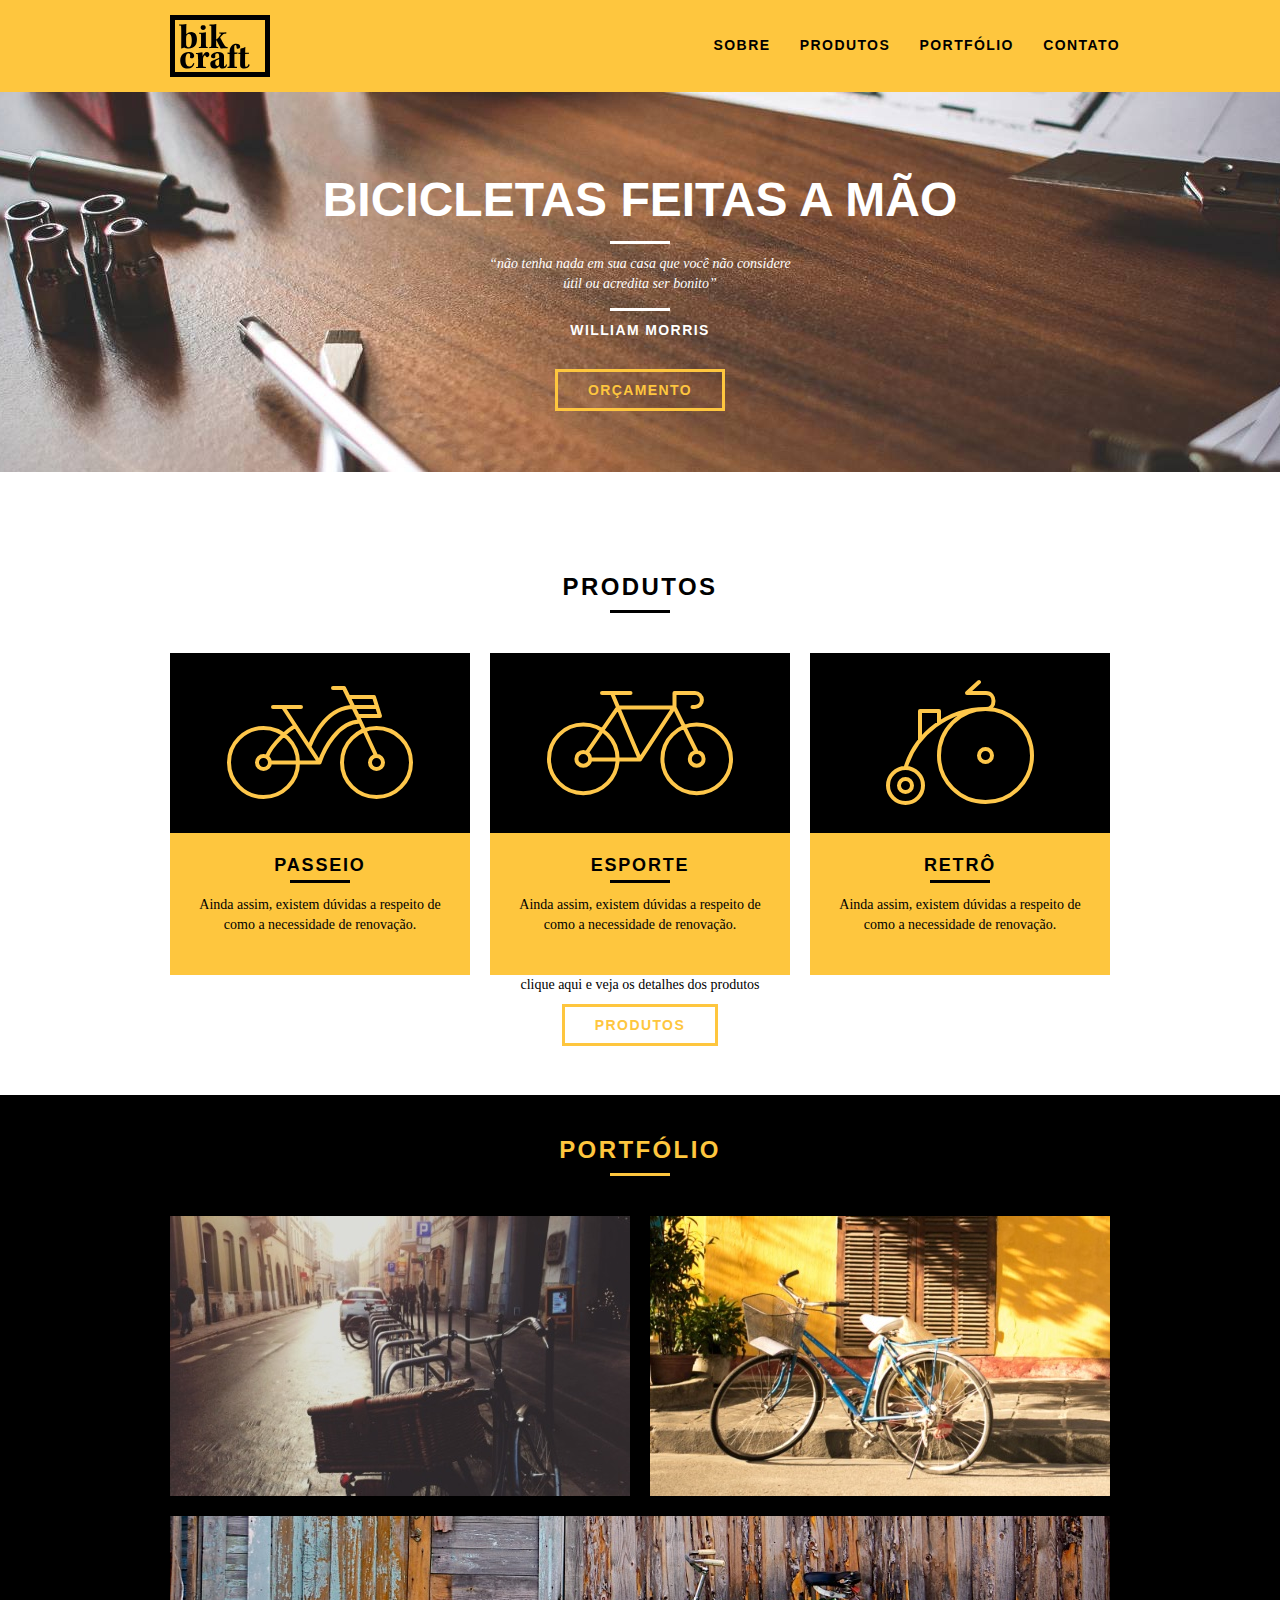
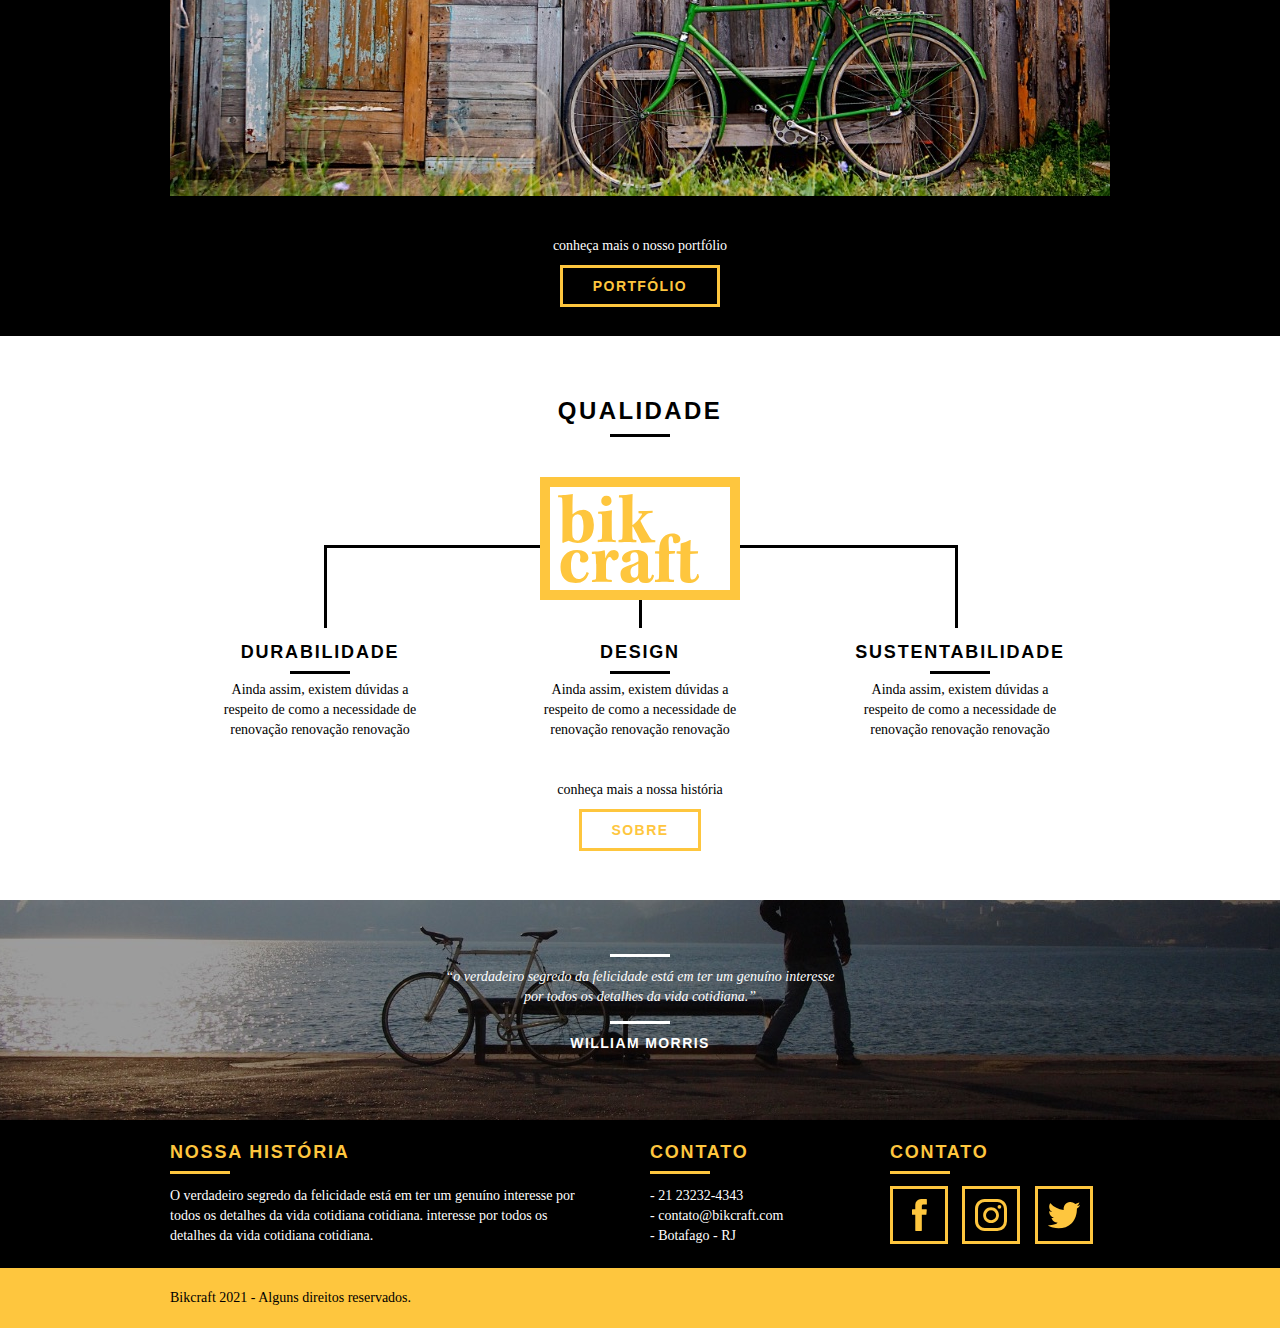
<file: index.html>
<!DOCTYPE html>
<html lang="pt-br">
<head>
  <meta charset="utf-8">
  <title>Bikcraft</title>
  <link rel="stylesheet" href="css\normalize.css">
  <link rel="stylesheet" href="css\reset.css">
  <link rel="stylesheet" href="css\grid.css">
  <link rel="stylesheet" href="css\style.css">

</head>

<body>
  <header class="header">
    <div class="container"> 
      <a href="index.html" class="grid-4">
           <img src="img\bikcraft.svg">
    </a>
      <nav class="header_menu" class="grid-12">
          <ul>
             <li><a href="sobre.html">Sobre</a></li>
             <li><a href="produtos.html">Produtos</a></li>          
            <li><a href="portfolio.html">Portfólio</a></li>
            <li><a href="contato..html">contato</a></li>
        </ul>
      </nav>
    </div>
  </header>
  
  <section class="introducao">
    <div class="container">
      <h1>Bicicletas Feitas a Mão</h1>
      <blockquote class="quote-externo">
        <p>“não tenha nada em sua casa que você não considere útil ou acredita ser bonito”</p>
        <cite>WILLIAM MORRIS</cite>
      </blockquote>
      <a href="produtos.html" class="btn">Orçamento</a>
    </div>
  </section>

  <div class="call"><section class="produtos container">
    <h2 class="subtitulo">Produtos</h2>
    <ul class="produtos_lista">

      <li class="grid-1-3">
        <div class="produtos_icone">
          <img src="img/produtos/passeio.svg" alt="Bikcraft Passeio">
        </div>
        <h3>Passeio</h3>
        <p>Ainda assim, existem dúvidas a respeito de como a necessidade de renovação.</p>
      </li>

      <li class="grid-1-3">
        <div class="produtos_icone">
          <img src="img/produtos/esporte.svg" alt="Bikcraft Passeio">
        </div>
        <h3>Esporte</h3>
        <p>Ainda assim, existem dúvidas a respeito de como a necessidade de renovação.</p>
      </li>

      <li class="grid-1-3">
        <div class="produtos_icone">
          <img src="img/produtos/retro.svg" alt="Bikcraft Passeio">
        </div>
        <h3>Retrô</h3>
        <p>Ainda assim, existem dúvidas a respeito de como a necessidade de renovação.</p>
      </li>
      <p>clique aqui e veja os detalhes dos produtos</p>
      <a href="produtos.html" class="btn btn-preto">Produtos</a>
    </div>

  </section>

  <section class="portfolio">
    <div class="container">
      <h2 class="subtitulo">Portfólio</h2>
      <ul class="portfolio_lista">
        <li class="grid-8"><img src="img/portfolio/retro.jpg" alt="Bicicleta Retrô"></li>
        <li class="grid-8"><img src="img/portfolio/passeio.jpg" alt="Bicicleta Passeio"></li>
        <li class="grid-16"><img src="img/portfolio/esporte.jpg" alt="Bicicleta Esporte"></li>
      </ul>
      <div class="call">
        <p>conheça mais o nosso portfólio</p>
        <a href="portfolio.html" class="btn">Portfólio</a>
      </div>
    </div>
  </section>

  <section class="qualidade container">
    <h2 class="subtitulo">Qualidade</h2>
    <img src="img/bikcraft-qualidade.svg" alt="Bikcraft">
    <ul class="qualidade_lista">
      <li class="grid-1-3">
        <h3>Durabilidade</h3>
        <p>Ainda assim, existem dúvidas a respeito de como a necessidade de renovação renovação renovação</p>
      </li>
      <li class="grid-1-3">
        <h3>Design</h3>
        <p>Ainda assim, existem dúvidas a respeito de como a necessidade de renovação renovação renovação</p>
      </li>
      <li class="grid-1-3">
        <h3>Sustentabilidade</h3>
        <p>Ainda assim, existem dúvidas a respeito de como a necessidade de renovação renovação renovação</p>
      </li>
    </ul>
    <div class="call">
      <p>conheça mais a nossa história</p>
      <a href="sobre.html" class="btn btn-preto">Sobre</a>
    </div>
  </section>

  <section class="quebra">
    <blockquote class="quote-externo container">
      <p>“o verdadeiro segredo da felicidade está em ter um genuíno interesse por todos os detalhes da vida cotidiana.”</p>
      <cite>WILLIAM MORRIS</cite>
    </blockquote>
  </section>



  <footer>
    <div class="footer">
      <div class="container">

        <div class="grid-8 footer_historia">
          <h3>Nossa História</h3>
          <p>O verdadeiro segredo da felicidade está em ter um genuíno interesse por todos os detalhes da vida cotidiana cotidiana. interesse por todos os detalhes da vida cotidiana cotidiana.</p>
        </div>

        <div class="grid-4 footer_contato">
          <h3>Contato</h3>
          <ul>
            <li>- 21 23232-4343</li>
            <li>- contato@bikcraft.com</li>
            <li>- Botafago - RJ</li>
          </ul>
        </div>

        <div class="grid-4 footer_redes">
          <h3>Contato</h3>
          <ul>
            <li><a href="http://facebook.com" target="_blank"><img src="img/redes-sociais/facebook.svg"></a></li>
            <li><a href="http://instagram.com" target="_blank"><img src="img/redes-sociais/instagram.svg"></a></li>
            <li><a href="http://twitter.com" target="_blank"><img src="img/redes-sociais/twitter.svg"></a></li>
          </ul>
        </div>

      </div>
    </div>

    <div class="copy">
      <div class="container">
        <p class="grid-16">Bikcraft 2021 - Alguns direitos reservados.</p>
      </div>
    </div>
  </footer>
</body>
</html>
</file>
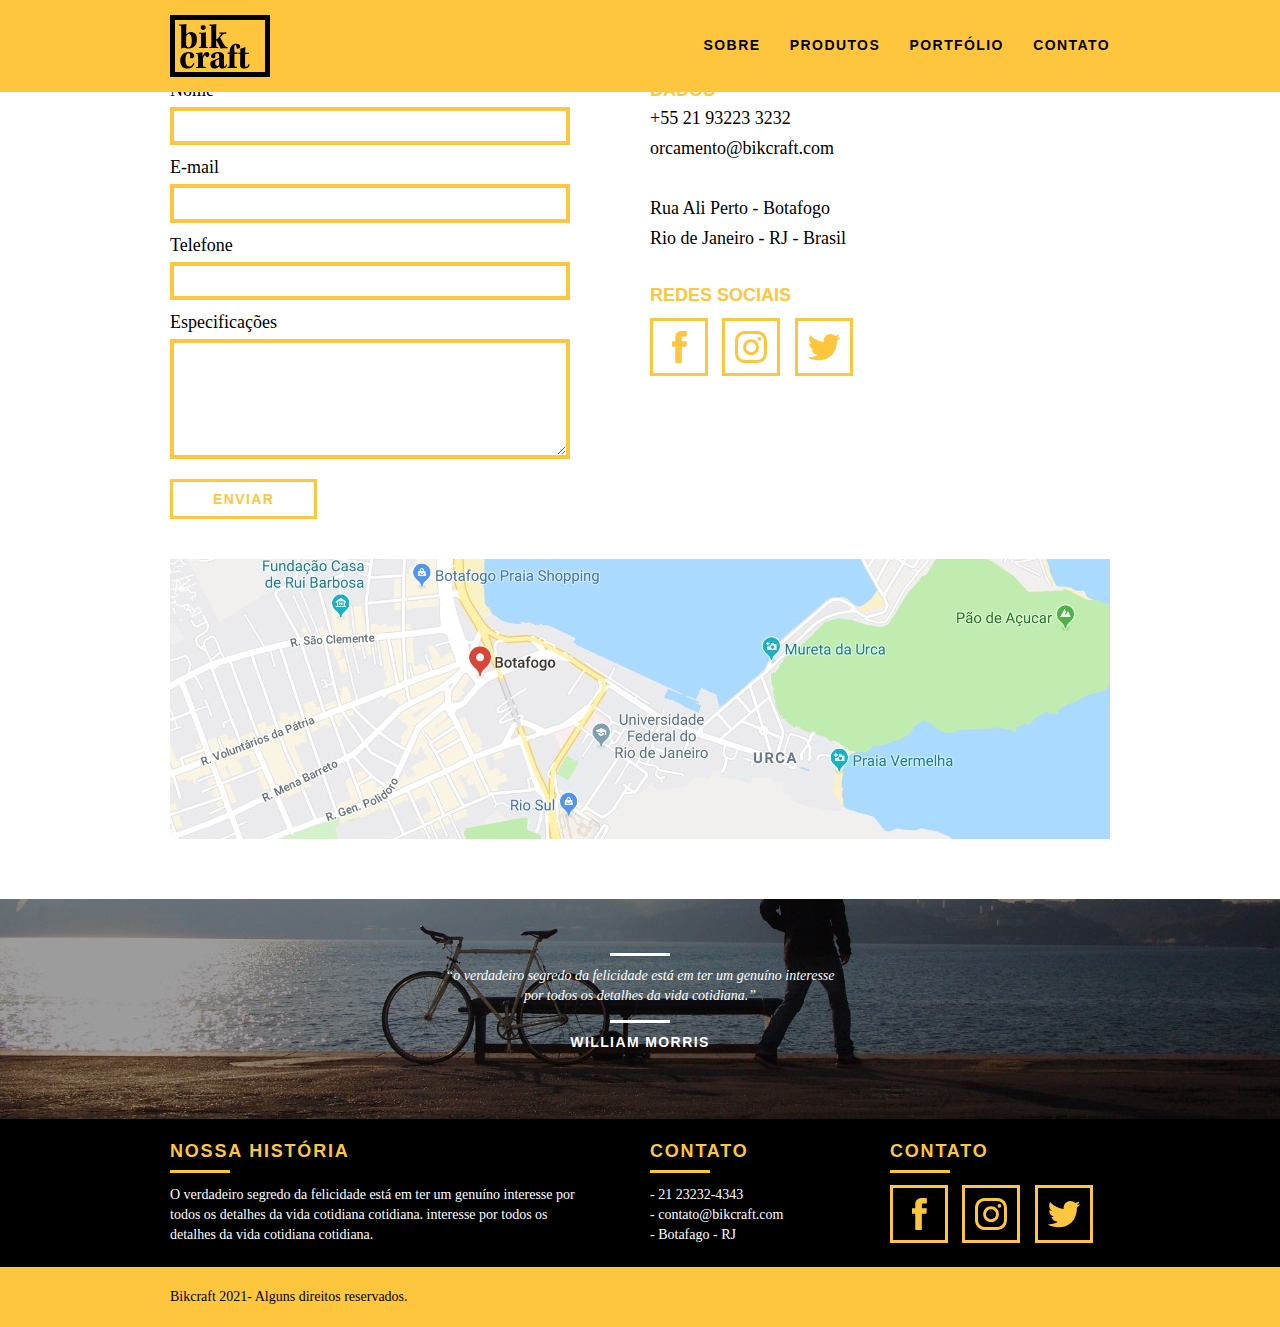
<file: contato.html>
<!DOCTYPE html>
<html lang="pt-br">
	<head>
		<meta charset="utf-8">
		<title>Bikcraft - Contato</title>
		<link rel="stylesheet" href="css/normalize.css">
		<link rel="stylesheet" href="css/reset.css">
		<link rel="stylesheet" href="css/grid.css">
		<link rel="stylesheet" href="css/style.css">
		<link rel="stylesheet" href="css/contato.css">
	</head>
	<body>

		<header class="header">
			<div class="container">
				<a href="index.html" class="grid-4">
					<img src="img/bikcraft.svg" alt="Bikcraft">
				</a>
				<nav class="grid-12 header_menu">
					<ul>
						<li><a href="sobre.html">Sobre</a></li>
						<li><a href="produtos.html">Produtos</a></li>
						<li><a href="portfolio.html">Portfólio</a></li>
						<li><a href="contato.html" class="menu_ativo">Contato</a></li>
					</ul>
				</nav>
			</div>
		</header>

		<section class="introducao-interna interna_contato">
			<div class="container">
				<h1>Contato</h1>
				<p>tire suas dúvidas com a gente</p>
			</div>
		</section>

		<section class="contato container">
			<form id="form_orcamento" class="contato_form grid-8">
				<label for="nome">Nome</label>
				<input type="text" id="nome">
				<label for="email">E-mail</label>
				<input type="text" id="email">
				<label for="telefone">Telefone</label>
				<input type="text" id="telefone">
				<label for="espec">Especificações</label>
				<textarea id="espec"></textarea>
				<button type="submit" class="btn btn-preto">Enviar</button>
			</form>
			<div class="contato_dados grid-8">
				<h3>Dados</h3>
				<span>+55 21 93223 3232</span>
				<span>orcamento@bikcraft.com</span>
				<span>Rua Ali Perto - Botafogo</span>
				<span>Rio de Janeiro - RJ - Brasil</span>
				<h3>Redes Sociais</h3>
				<ul>
					<li><a href="http://facebook.com" target="_blank"><img src="img/redes-sociais/facebook.svg"></a></li>
					<li><a href="http://instagram.com" target="_blank"><img src="img/redes-sociais/instagram.svg"></a></li>
					<li><a href="http://twitter.com" target="_blank"><img src="img/redes-sociais/twitter.svg"></a></li>
				</ul>
			</div>
		</section>

		<section class="container contato_mapa">
			<a href="http://google.com" target="_blank" class="grid-16"><img src="img/endereco-bikcraft.jpg" alt="Endereço da Bikcraft"></a>
		</section>

		<section class="quebra">
			<blockquote class="quote-externo container">
				<p>“o verdadeiro segredo da felicidade está em ter um genuíno interesse por todos os detalhes da vida cotidiana.”</p>
				<cite>WILLIAM MORRIS</cite>
			</blockquote>
		</section>

		<footer>
			<div class="footer">
				<div class="container">

					<div class="grid-8 footer_historia">
						<h3>Nossa História</h3>
						<p>O verdadeiro segredo da felicidade está em ter um genuíno interesse por todos os detalhes da vida cotidiana cotidiana. interesse por todos os detalhes da vida cotidiana cotidiana.</p>
					</div>

					<div class="grid-4 footer_contato">
						<h3>Contato</h3>
						<ul>
							<li>- 21 23232-4343</li>
							<li>- contato@bikcraft.com</li>
							<li>- Botafago - RJ</li>
						</ul>
					</div>

					<div class="grid-4 footer_redes">
						<h3>Contato</h3>
						<ul>
							<li><a href="http://facebook.com" target="_blank"><img src="img/redes-sociais/facebook.svg"></a></li>
							<li><a href="http://instagram.com" target="_blank"><img src="img/redes-sociais/instagram.svg"></a></li>
							<li><a href="http://twitter.com" target="_blank"><img src="img/redes-sociais/twitter.svg"></a></li>
						</ul>
					</div>

				</div>
			</div>

			<div class="copy">
				<div class="container">
					<p class="grid-16">Bikcraft 2021- Alguns direitos reservados.</p>
				</div>
			</div>
		</footer>

	</body>
</html>
</file>
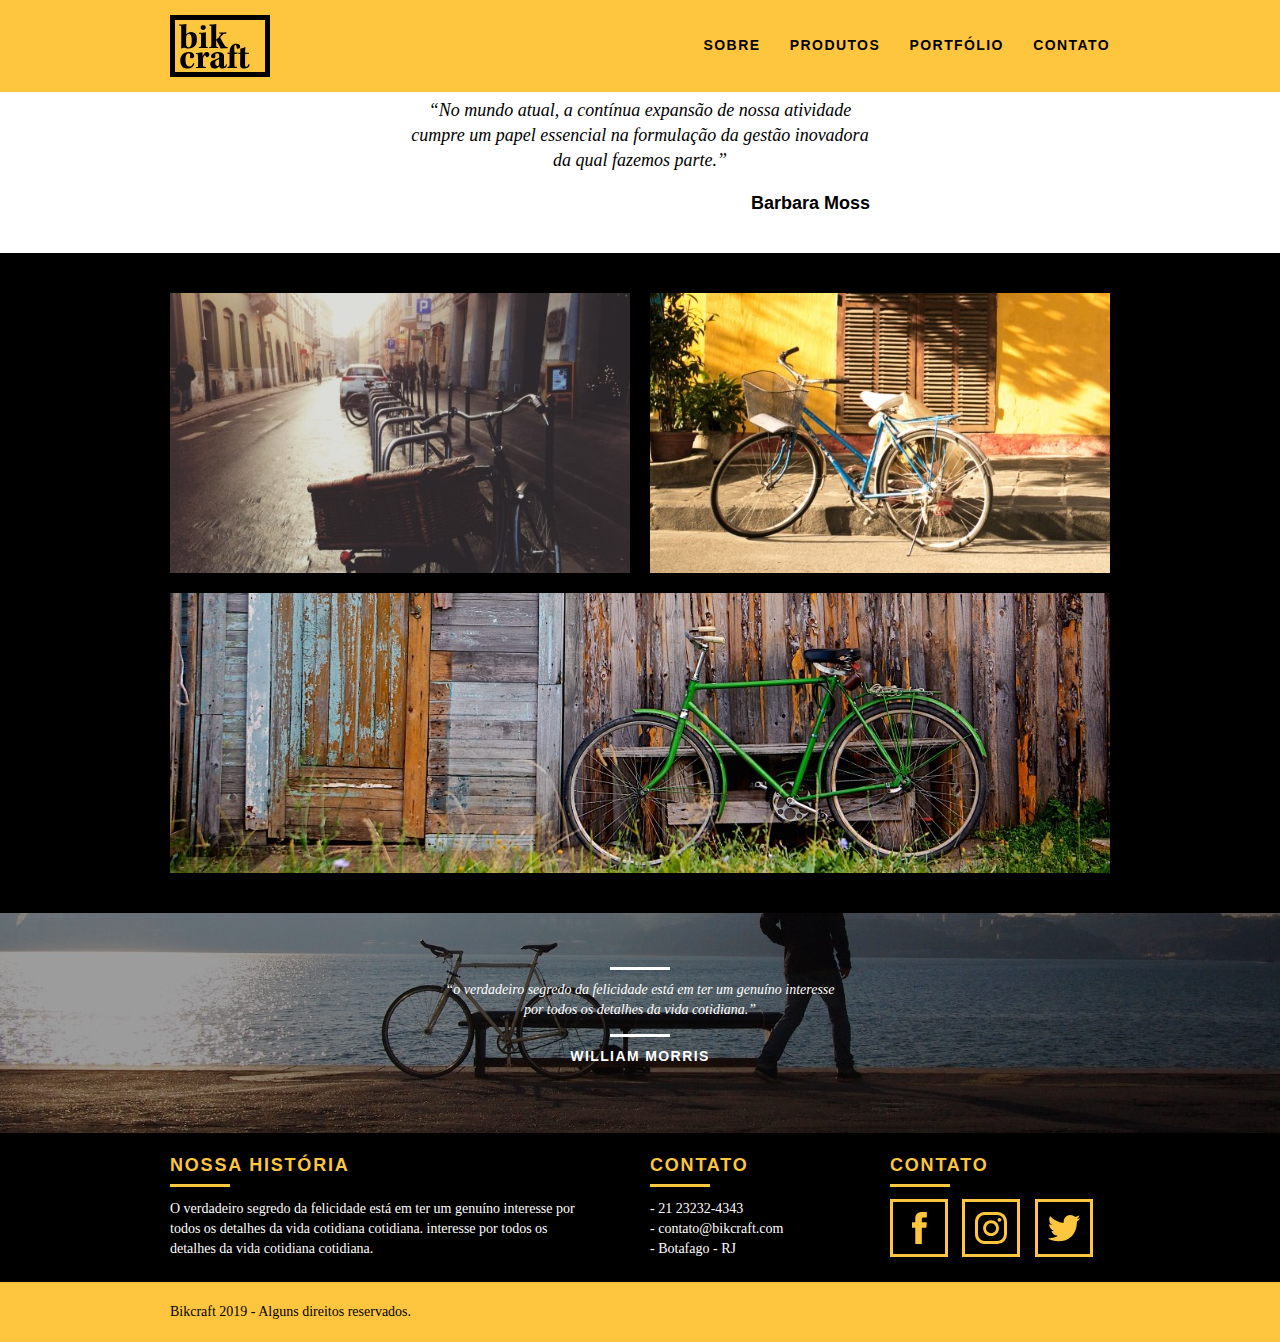
<file: portfolio.html>
<!DOCTYPE html>
<html lang="pt-br">
	<head>
		<meta charset="utf-8">
		<title>Bikcraft - Portfólio</title>
		<link rel="stylesheet" href="css/normalize.css">
		<link rel="stylesheet" href="css/reset.css">
		<link rel="stylesheet" href="css/grid.css">
		<link rel="stylesheet" href="css/style.css">
		<link rel="stylesheet" href="css/portfolio.css">
	</head>
	<body>

		<header class="header">
			<div class="container">
				<a href="index.html" class="grid-4">
					<img src="img/bikcraft.svg" alt="Bikcraft">
				</a>
				<nav class="grid-12 header_menu">
					<ul>
						<li><a href="sobre.html">Sobre</a></li>
						<li><a href="produtos.html">Produtos</a></li>
						<li><a href="portfolio.html" class="menu_ativo">Portfólio</a></li>
						<li><a href="contato.html">Contato</a></li>
					</ul>
				</nav>
			</div>
		</header>

		<section class="introducao-interna interna_portfolio">
			<div class="container">
				<h1>Portfólio</h1>
				<p>conheça os projetos que amamos mostrar</p>
			</div>
		</section>

		<section class="container">
			<blockquote class="quote_clientes">
				<p>“No mundo atual, a contínua expansão de nossa atividade cumpre um papel essencial na formulação da gestão inovadora da qual fazemos parte.”</p>
				<cite>Barbara Moss</cite>
			</blockquote>
		</section>

		<section class="portfolio">
			<div class="container">
				<ul class="portfolio_lista">
					<li class="grid-8"><img src="img/portfolio/retro.jpg" alt="Bicicleta Retrô"></li>
					<li class="grid-8"><img src="img/portfolio/passeio.jpg" alt="Bicicleta Passeio"></li>
					<li class="grid-16"><img src="img/portfolio/esporte.jpg" alt="Bicicleta Esporte"></li>
				</ul>
			</div>
		</section>

		<section class="quebra">
			<blockquote class="quote-externo container">
				<p>“o verdadeiro segredo da felicidade está em ter um genuíno interesse por todos os detalhes da vida cotidiana.”</p>
				<cite>WILLIAM MORRIS</cite>
			</blockquote>
		</section>

		<footer>
			<div class="footer">
				<div class="container">

					<div class="grid-8 footer_historia">
						<h3>Nossa História</h3>
						<p>O verdadeiro segredo da felicidade está em ter um genuíno interesse por todos os detalhes da vida cotidiana cotidiana. interesse por todos os detalhes da vida cotidiana cotidiana.</p>
					</div>

					<div class="grid-4 footer_contato">
						<h3>Contato</h3>
						<ul>
							<li>- 21 23232-4343</li>
							<li>- contato@bikcraft.com</li>
							<li>- Botafago - RJ</li>
						</ul>
					</div>

					<div class="grid-4 footer_redes">
						<h3>Contato</h3>
						<ul>
							<li><a href="http://facebook.com" target="_blank"><img src="img/redes-sociais/facebook.svg"></a></li>
							<li><a href="http://instagram.com" target="_blank"><img src="img/redes-sociais/instagram.svg"></a></li>
							<li><a href="http://twitter.com" target="_blank"><img src="img/redes-sociais/twitter.svg"></a></li>
						</ul>
					</div>

				</div>
			</div>

			<div class="copy">
				<div class="container">
					<p class="grid-16">Bikcraft 2019 - Alguns direitos reservados.</p>
				</div>
			</div>
		</footer>

	</body>
</html>
</file>
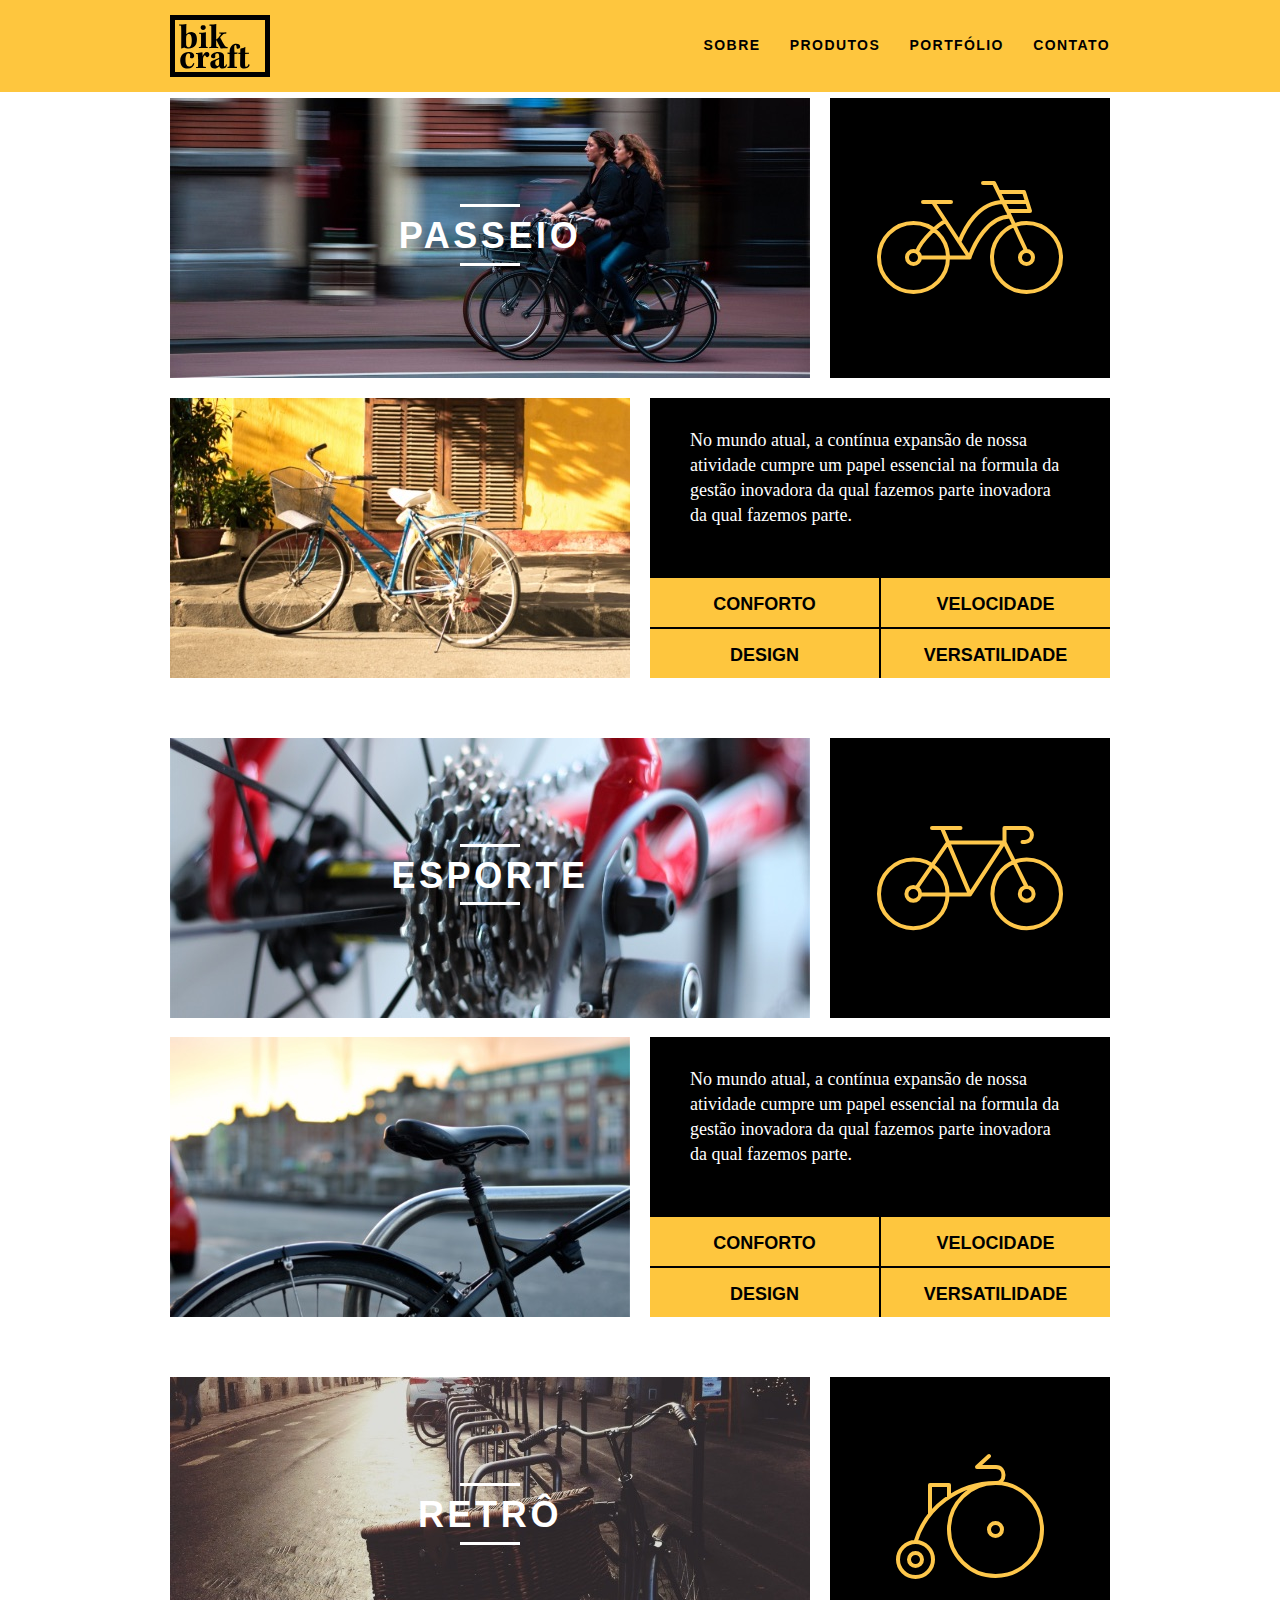
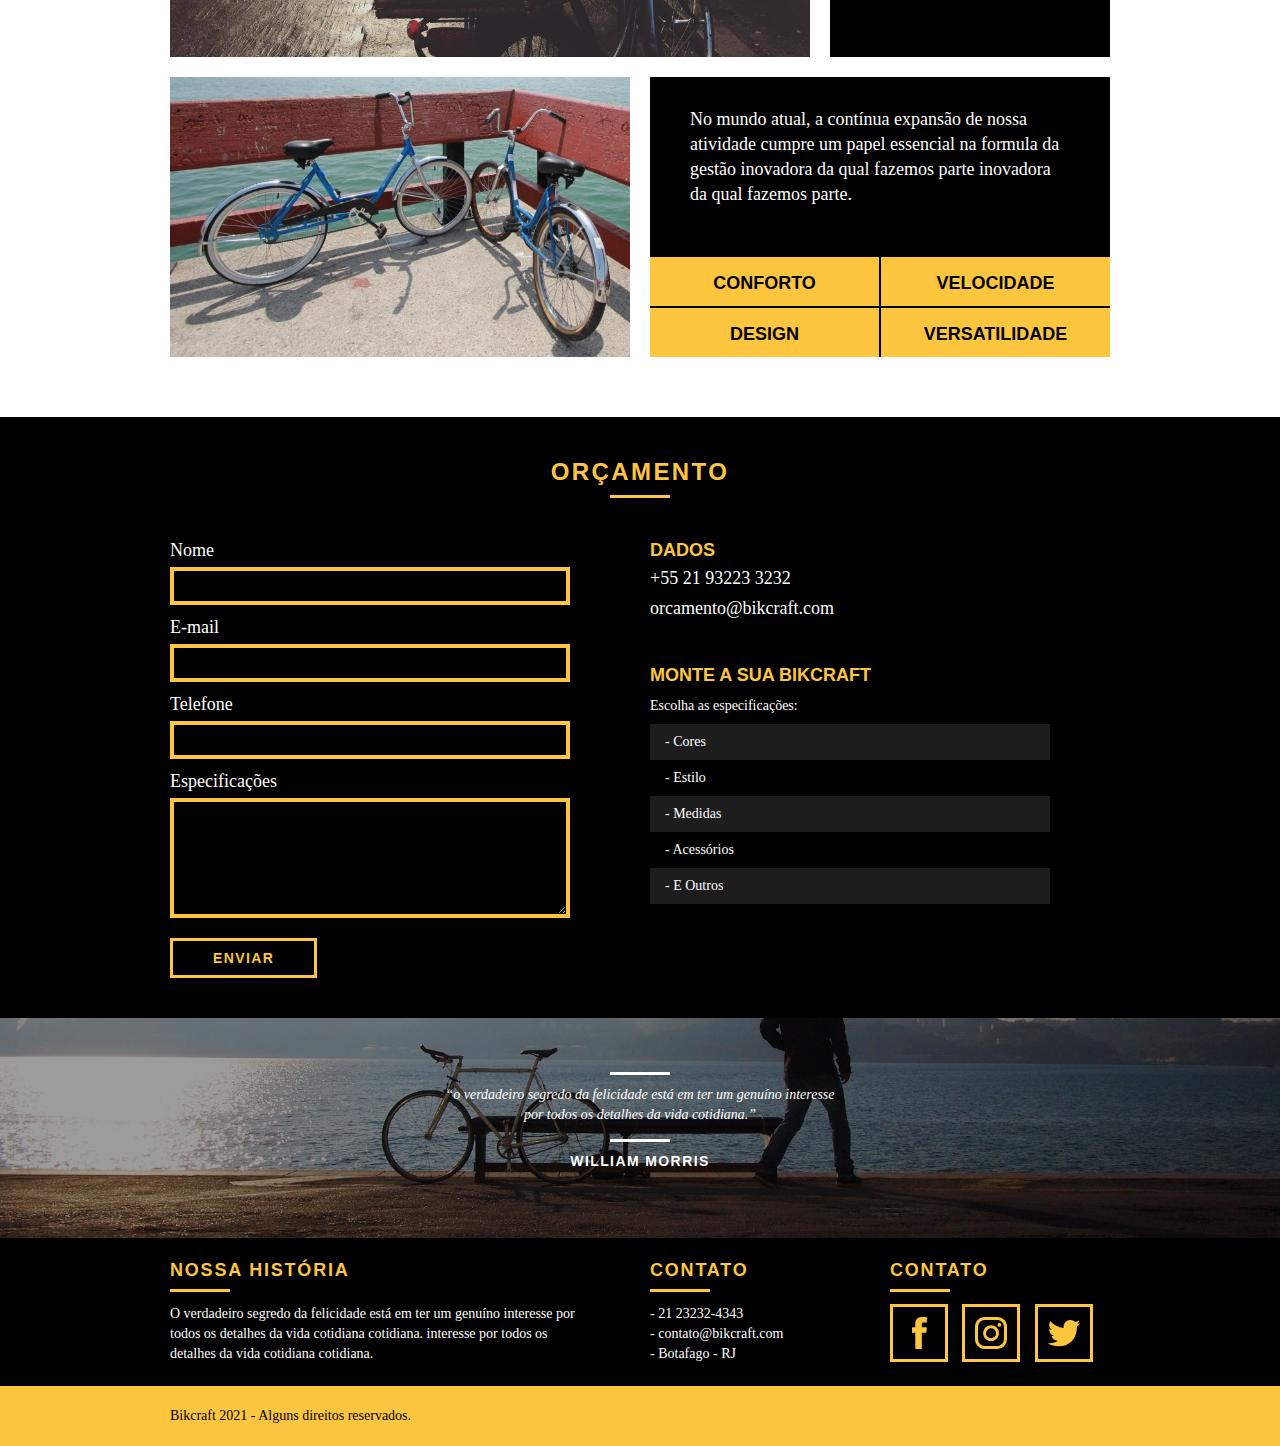
<file: produtos.html>
<!DOCTYPE html>
<html lang="pt-br">
	<head>
		<meta charset="utf-8">
		<title>Bikcraft - Produtos</title>
		<link rel="stylesheet" href="css/normalize.css">
		<link rel="stylesheet" href="css/reset.css">
		<link rel="stylesheet" href="css/grid.css">
		<link rel="stylesheet" href="css/style.css">
		<link rel="stylesheet" href="css/produtos.css">
	</head>
	<body>

		<header class="header">
			<div class="container">
				<a href="index.html" class="grid-4">
					<img src="img/bikcraft.svg" alt="Bikcraft">
				</a>
				<nav class="grid-12 header_menu">
					<ul>
						<li><a href="sobre.html">Sobre</a></li>
						<li><a href="produtos.html" class="menu_ativo">Produtos</a></li>
						<li><a href="portfolio.html">Portfólio</a></li>
						<li><a href="contato.html">Contato</a></li>
					</ul>
				</nav>
			</div>
		</header>

		<section class="introducao-interna interna_produtos">
			<div class="container">
				<h1>Produtos</h1>
				<p>conheça todos os nossos produtos</p>
			</div>
		</section>

		<section class="container produto_item">
			<div class="grid-11">
				<img src="img/produtos/bikcraft-passeio-1.jpg" alt="Bikcraft Passeio">
				<h2>Passeio</h2>
			</div>
			<div class="grid-5 produto_icone"><img src="img/produtos/passeio.svg"></div>
			<div class="grid-8"><img src="img/produtos/bikcraft-passeio-2.jpg" alt="Bikcraft Passeio"></div>
			<div class="grid-8 produto_info">
				<p>No mundo atual, a contínua expansão de nossa atividade cumpre um papel essencial na formula da gestão inovadora da qual fazemos parte inovadora da qual fazemos parte.</p>
				<ul>
					<li>Conforto</li>
					<li>Velocidade</li>
					<li>Design</li>
					<li>Versatilidade</li>
				</ul>
			</div>
		</section>

		<section class="container produto_item">
			<div class="grid-11">
				<img src="img/produtos/bikcraft-esporte-1.jpg" alt="Bikcraft Esporte">
				<h2>Esporte</h2>
			</div>
			<div class="grid-5 produto_icone"><img src="img/produtos/esporte.svg"></div>
			<div class="grid-8"><img src="img/produtos/bikcraft-esporte-2.jpg" alt="Bikcraft Esporte"></div>
			<div class="grid-8 produto_info">
				<p>No mundo atual, a contínua expansão de nossa atividade cumpre um papel essencial na formula da gestão inovadora da qual fazemos parte inovadora da qual fazemos parte.</p>
				<ul>
					<li>Conforto</li>
					<li>Velocidade</li>
					<li>Design</li>
					<li>Versatilidade</li>
				</ul>
			</div>
		</section>

		<section class="container produto_item">
			<div class="grid-11">
				<img src="img/produtos/bikcraft-retro-1.jpg" alt="Bikcraft Retrô">
				<h2>Retrô</h2>
			</div>
			<div class="grid-5 produto_icone"><img src="img/produtos/retro.svg"></div>
			<div class="grid-8"><img src="img/produtos/bikcraft-retro-2.jpg" alt="Bikcraft Retrô"></div>
			<div class="grid-8 produto_info">
				<p>No mundo atual, a contínua expansão de nossa atividade cumpre um papel essencial na formula da gestão inovadora da qual fazemos parte inovadora da qual fazemos parte.</p>
				<ul>
					<li>Conforto</li>
					<li>Velocidade</li>
					<li>Design</li>
					<li>Versatilidade</li>
				</ul>
			</div>
		</section>

		<section class="orcamento">
			<div class="container">
				<h2 class="subtitulo">Orçamento</h2>
				<form id="form_orcamento" class="form grid-8">
					<label for="nome">Nome</label>
					<input type="text" id="nome">
					<label for="email">E-mail</label>
					<input type="text" id="email">
					<label for="telefone">Telefone</label>
					<input type="text" id="telefone">
					<label for="espec">Especificações</label>
					<textarea id="espec"></textarea>
					<button type="submit" class="btn">Enviar</button>
				</form>
				<div class="orcamento_dados grid-8">
					<h3>Dados</h3>
					<span>+55 21 93223 3232</span>
					<span class="dados_email">orcamento@bikcraft.com</span>
					<h3>Monte a sua Bikcraft</h3>
					<p>Escolha as especificações:</p>
					<ul>
						<li>- Cores</li>
    				<li>- Estilo</li>
    				<li>- Medidas</li>
   					<li>- Acessórios</li>
    				<li>- E Outros</li>
					</ul>
				</div>
			</div>
		</section>


		<section class="quebra">
			<blockquote class="quote-externo container">
				<p>“o verdadeiro segredo da felicidade está em ter um genuíno interesse por todos os detalhes da vida cotidiana.”</p>
				<cite>WILLIAM MORRIS</cite>
			</blockquote>
		</section>

		<footer>
			<div class="footer">
				<div class="container">

					<div class="grid-8 footer_historia">
						<h3>Nossa História</h3>
						<p>O verdadeiro segredo da felicidade está em ter um genuíno interesse por todos os detalhes da vida cotidiana cotidiana. interesse por todos os detalhes da vida cotidiana cotidiana.</p>
					</div>

					<div class="grid-4 footer_contato">
						<h3>Contato</h3>
						<ul>
							<li>- 21 23232-4343</li>
							<li>- contato@bikcraft.com</li>
							<li>- Botafago - RJ</li>
						</ul>
					</div>

					<div class="grid-4 footer_redes">
						<h3>Contato</h3>
						<ul>
							<li><a href="http://facebook.com" target="_blank"><img src="img/redes-sociais/facebook.svg"></a></li>
							<li><a href="http://instagram.com" target="_blank"><img src="img/redes-sociais/instagram.svg"></a></li>
							<li><a href="http://twitter.com" target="_blank"><img src="img/redes-sociais/twitter.svg"></a></li>
						</ul>
					</div>

				</div>
			</div>

			<div class="copy">
				<div class="container">
					<p class="grid-16">Bikcraft 2021 - Alguns direitos reservados.</p>
				</div>
			</div>
		</footer>

	</body>
</html>
</file>
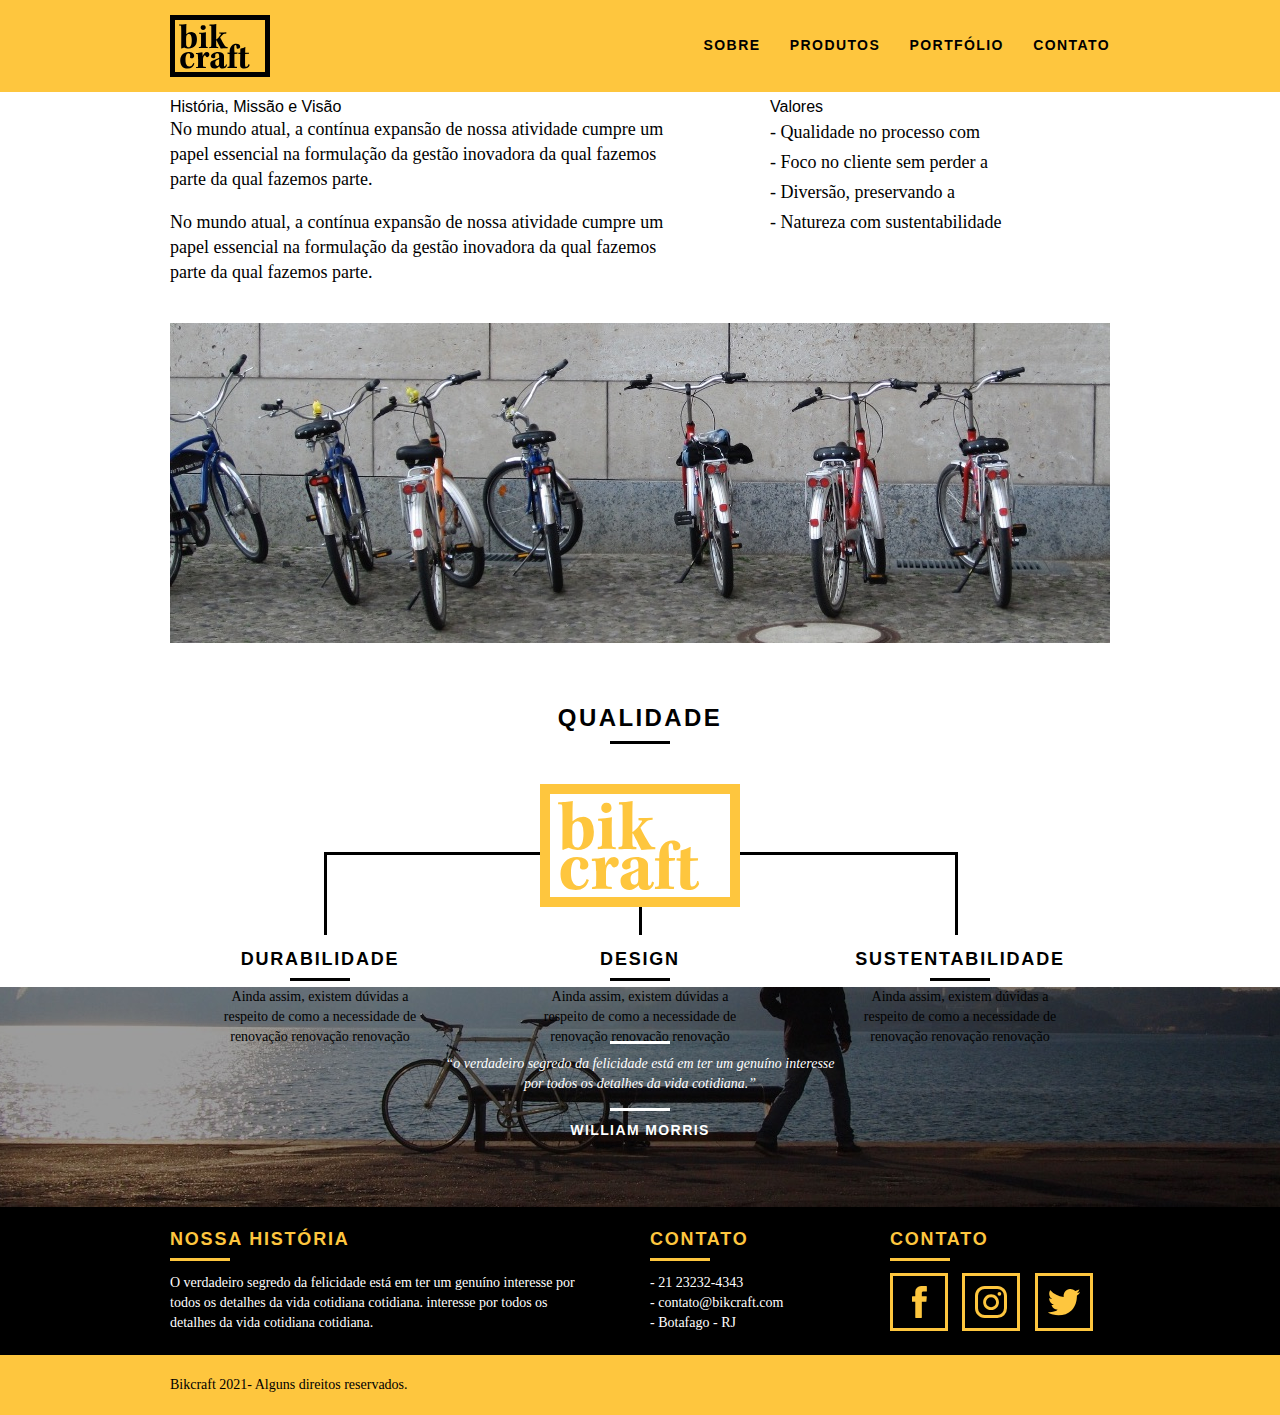
<file: sobre.html>
<!DOCTYPE html>
<html lang="pt-br">
	<head>
		<meta charset="utf-8">
		<title>Bikcraft - Sobre</title>
		<link rel="stylesheet" href="css/normalize.css">
		<link rel="stylesheet" href="css/reset.css">
		<link rel="stylesheet" href="css/grid.css">
		<link rel="stylesheet" href="css/style.css">
		<link rel="stylesheet" href="css/sobre.css">
	</head>
	<body>

		<header class="header">
			<div class="container">
				<a href="index.html" class="grid-4">
					<img src="img/bikcraft.svg" alt="Bikcraft">
				</a>
				<nav class="grid-12 header_menu">
					<ul>
						<li><a href="sobre.html" class="menu_ativo">Sobre</a></li>
						<li><a href="produtos.html">Produtos</a></li>
						<li><a href="portfolio.html">Portfólio</a></li>
						<li><a href="contato.html">Contato</a></li>
					</ul>
				</nav>
			</div>
		</header>

		<section class="introducao-interna interna_sobre">
			<div class="container">
				<h1>Sobre</h1>
				<p>conheça mais sobre a bikcraft</p>
			</div>
		</section>

		<section class="missao_sobre container">
			<div class="grid-10">
				<h2 class="subtitulo-interno">História, Missão e Visão</h2>
				<p>No mundo atual, a contínua expansão de nossa atividade cumpre um papel essencial na formulação da gestão inovadora da qual fazemos parte da qual fazemos parte.</p>
				<p>No mundo atual, a contínua expansão de nossa atividade cumpre um papel essencial na formulação da gestão inovadora da qual fazemos parte da qual fazemos parte.</p>
			</div>
			<div class="grid-6">
				<h2 class="subtitulo-interno">Valores</h2>
				<ul>
					<li>- Qualidade no processo com</li>
					<li>- Foco no cliente sem perder a</li>
					<li>- Diversão, preservando a</li>
					<li>- Natureza com sustentabilidade</li>
				</ul>
			</div>

			<div class="grid-16 foto-equipe">
				<img src="img/equipe-bikcraft.jpg" alt="Equipe Bikcraft">
			</div>

		</section>

		<section class="qualidade container">
			<h2 class="subtitulo">Qualidade</h2>
			<img src="img/bikcraft-qualidade.svg" alt="Bikcraft">
			<ul class="qualidade_lista">
				<li class="grid-1-3">
					<h3>Durabilidade</h3>
					<p>Ainda assim, existem dúvidas a respeito de como a necessidade de renovação renovação renovação</p>
				</li>
				<li class="grid-1-3">
					<h3>Design</h3>
					<p>Ainda assim, existem dúvidas a respeito de como a necessidade de renovação renovação renovação</p>
				</li>
				<li class="grid-1-3">
					<h3>Sustentabilidade</h3>
					<p>Ainda assim, existem dúvidas a respeito de como a necessidade de renovação renovação renovação</p>
				</li>
			</ul>
		</section>

		<section class="quebra">
			<blockquote class="quote-externo container">
				<p>“o verdadeiro segredo da felicidade está em ter um genuíno interesse por todos os detalhes da vida cotidiana.”</p>
				<cite>WILLIAM MORRIS</cite>
			</blockquote>
		</section>

		<footer>
			<div class="footer">
				<div class="container">

					<div class="grid-8 footer_historia">
						<h3>Nossa História</h3>
						<p>O verdadeiro segredo da felicidade está em ter um genuíno interesse por todos os detalhes da vida cotidiana cotidiana. interesse por todos os detalhes da vida cotidiana cotidiana.</p>
					</div>

					<div class="grid-4 footer_contato">
						<h3>Contato</h3>
						<ul>
							<li>- 21 23232-4343</li>
							<li>- contato@bikcraft.com</li>
							<li>- Botafago - RJ</li>
						</ul>
					</div>

					<div class="grid-4 footer_redes">
						<h3>Contato</h3>
						<ul>
							<li><a href="http://facebook.com" target="_blank"><img src="img/redes-sociais/facebook.svg"></a></li>
							<li><a href="http://instagram.com" target="_blank"><img src="img/redes-sociais/instagram.svg"></a></li>
							<li><a href="http://twitter.com" target="_blank"><img src="img/redes-sociais/twitter.svg"></a></li>
						</ul>
					</div>

				</div>
			</div>

			<div class="copy">
				<div class="container">
					<p class="grid-16">Bikcraft 2021- Alguns direitos reservados.</p>
				</div>
			</div>
		</footer>

	</body>
</html>
</file>
<file: css/grid.css>
*, *:before, *:after {
  -webkit-box-sizing: border-box; 
  -moz-box-sizing: border-box; 
  box-sizing: border-box;
}

.container {
	width: 960px;
	margin: 0 auto;
	padding: 0px;
	position: relative;
}

.container:after, .container:before {
	content: " ";
	display: table;
}

.container:after {
	clear: both;
}

.grid-1, .grid-2, .grid-3, .grid-4, .grid-5, .grid-6, .grid-7, .grid-8, .grid-9, .grid-10, .grid-11, .grid-12, .grid-13, .grid-14, .grid-15, .grid-16, .grid-1-3 {
	float: left;
	margin-left: 10px;
	margin-right: 10px;
}

.grid-1 	{width: 40px;}
.grid-2 	{width: 100px;}
.grid-3 	{width: 160px;}
.grid-4 	{width: 220px;}
.grid-5 	{width: 280px;}
.grid-6 	{width: 340px;}
.grid-7 	{width: 400px;}
.grid-8 	{width: 460px;}
.grid-9 	{width: 520px;}
.grid-10 	{width: 580px;}
.grid-11 	{width: 640px;}
.grid-12 	{width: 700px;}
.grid-13 	{width: 760px;}
.grid-14 	{width: 820px;}
.grid-15 	{width: 880px;}
.grid-16 	{width: 940px;}
.grid-1-3	{width: 300px;}
</file>
<file: css/style.css>
/* Estilos Gerais */

body {
  font-family: Arial, Helvetica, sans-serif;
}

p {
  font-family: Georgia, "Times New Roman", serif;
  font-size: 14px;
  line-height: 20px;
}

img {
  display: block;
}

.btn {
  border: 3px solid #fec63e;
  padding: 10px 30px;
  color: #fec63e;
  font-size: 14px;
  line-height: 20px;
  text-transform: uppercase;
  font-weight: bold;
  letter-spacing: 0.1em;
}

.btn:hover {
  color: #fff;
  border-color: #fff;
}

.btn.btn-preto:hover {
  color: #000;
  border-color: #000;
}

.subtitulo {
  font-size: 24px;
  line-height: 30px;
  font-weight: bold;
  letter-spacing: 0.1em;
  color: #000;
  text-transform: uppercase;
  text-align: center;
  margin-bottom: 40px;
}

.subtitulo:after {
  content: "";
  display: block;
  width: 60px;
  height: 3px;
  background: #000;
  margin: 8px auto;
}

/* Header */

.header {
  position: fixed;
  top: 0;
  width: 100%;
  background: #fec63e; /* Amarelo */
  padding: 15px 0;
  z-index: 10;
}

.header_menu {
  text-align: right;
}

.header_menu ul li {
  display: inline-block;
  margin-left: 25px;
  margin-top: 20px;
}

.header_menu ul li a {
  color: #000;
  font-weight: bold;
  text-transform: uppercase;
  letter-spacing: 0.1em;
  font-size: 14px;
  line-height: 20px;
  padding: 10px 0;
}

.header_menu ul li a:hover {
  color: #fff;
}

/* Introdução */

.introducao {
  width: 100%;
  height: 380px;
  background: url("../img/bg.jpg") no-repeat center;
  background-size: cover;
  margin-top: 92px;
  text-align: center;
  padding-top: 80px;
}

.introducao h1 {
  font-size: 48px;
  color: #fff;
  font-weight: bold;
  text-transform: uppercase;
}

.quote-externo {
  max-width: 320px;
  margin: 0 auto;
  margin-bottom: 40px;
  color: white;
}

.quote-externo p {
  font-style: italic;
}

.quote-externo p:before,
.quote-externo p:after {
  content: "";
  display: block;
  width: 60px;
  height: 3px;
  background: #fff;
  margin: 14px auto 10px auto;
}

.quote-externo cite {
  font-style: normal;
  font-weight: bold;
  font-size: 14px;
  letter-spacing: 0.1em;
}

/*Produtos*/

.produtos {
  padding: 60px 0;
}

.produtos_lista li {
  background: #fec63e;
  text-align: center;
}

/* Necessário para centralizar as imagens */
.produtos_lista li img {
  margin: 0 auto;
}

.produtos_lista li h3 {
  font-weight: bold;
  font-size: 18px;
  line-height: 25px;
  text-transform: uppercase;
  letter-spacing: 0.1em;
  margin-top: 20px;
}

.produtos_lista li h3:after {
  content: "";
  display: block;
  width: 60px;
  height: 3px;
  background: #000;
  margin: 2px auto;
}

.produtos_lista li p {
  padding: 10px 20px 20px 20px;
}

.produtos_icone {
  background: #000;
  padding: 20px;
}

.call {
  padding-top: 40px;
  text-align: center;
  clear: both;
}

.call p {
  margin-bottom: 20px;
}

/*Portfólio*/

.portfolio {
  width: 100%;
  background: #000;
  padding: 40px 0;
}

.portfolio .subtitulo {
  color: #fec63e;
}

.portfolio .subtitulo:after {
  background: #fec63e;
}

.portfolio_lista li:last-child {
  margin-top: 20px;
}

.portfolio .call p {
  color: #fff;
}

/*Qualidade*/

.qualidade {
  padding: 60px 0;
}

.qualidade:after {
  content: "";
  width: 634px;
  height: 83px;
  display: block;
  background: url("../img/linhas.svg") no-repeat center;
  position: absolute;
  top: 209px;
  right: 162px;
  z-index: -1;
}

.qualidade img {
  margin: 0 auto;
}

.qualidade_lista {
  padding-top: 20px;
}

.qualidade_lista li {
  text-align: center;
  padding: 0 40px;
}

.qualidade_lista li h3 {
  font-weight: bold;
  font-size: 18px;
  line-height: 25px;
  text-transform: uppercase;
  letter-spacing: 0.1em;
  margin-top: 20px;
}

.qualidade_lista li h3:after {
  content: "";
  display: block;
  width: 60px;
  height: 3px;
  background: #000;
  margin: 6px auto;
}

/*Quebra*/

.quebra {
  width: 100%;
  height: 220px;
  background: url("../img/bg-footer.jpg") no-repeat center;
  background-size: cover;
  text-align: center;
  padding-top: 40px;
}

.quebra .quote-externo {
  max-width: 400px;
}

/*Footer*/

.footer {
  width: 100%;
  background: #000;
  color: #fff;
  padding: 20px 0;
}

.footer h3 {
  font-size: 18px;
  line-height: 25px;
  color: #fec63e;
  text-transform: uppercase;
  letter-spacing: 0.1em;
  font-weight: bold;
}

.footer h3:after {
  content: "";
  display: block;
  width: 60px;
  height: 3px;
  background: #fec63e;
  margin: 6px 0 12px 0;
}

.footer_historia {
  padding-right: 40px;
}

.footer_contato ul li {
  font-size: 14px;
  line-height: 20px;
  font-family: Georgia, "Times New Roman", serif;
}

.footer_redes ul li {
  display: inline-block;
  margin-right: 10px;
}

.footer_redes ul li a {
  border: 3px solid #fec63e;
  display: block;
  padding: 10px;
}

.footer_redes ul li a:hover {
  border-color: #fff;
}

.copy {
  width: 100%;
  background: #fec63e;
  padding: 20px 0;
}
</file>
<file: css/contato.css>
.interna_contato {
  background: url("../img/bg-contato.jpg") no-repeat center;
  background-size: cover;
}

/*Orçamento*/

.contato {
  padding: 40px 0;
}

.contato_form {
  padding-right: 60px;
}

.contato_form label {
  display: block;
  font-family: Georgia, "Times New Roman", serif;
  font-size: 18px;
  line-height: 25px;
  margin-bottom: 4px;
}

.contato_form input {
  display: block;
  width: 100%;
  border: 4px solid #fec63e;
  background: none;
  padding: 7px 10px;
  margin-bottom: 10px;
  outline: none;
  font-size: 14px;
  font-family: Georgia, "Times New Roman", serif;
}

.contato_form textarea {
  display: block;
  width: 100%;
  height: 120px;
  border: 4px solid #fec63e;
  background: none;
  padding: 7px 10px;
  margin-bottom: 20px;
  outline: none;
  font-size: 14px;
  font-family: Georgia, "Times New Roman", serif;
}

.contato_form button {
  padding: 7px 40px;
  background: none;
}

.orcamento_dados {
  color: #fff;
}

.contato_dados h3 {
  font-size: 18px;
  line-height: 25px;
  text-transform: uppercase;
  color: #fec63e;
  font-weight: bold;
}

.contato_dados span {
  display: block;
  font-size: 18px;
  line-height: 30px;
  font-family: Georgia, "Times New Roman", serif;
}

.contato_dados span:nth-of-type(even) {
  margin-bottom: 30px;
}

.contato_dados ul {
  margin-top: 10px;
}

.contato_dados ul li {
  display: inline-block;
  margin-right: 10px;
}

.contato_dados ul li a {
  border: 3px solid #fec63e;
  display: block;
  padding: 10px;
}

.contato_dados ul li a:hover {
  border-color: #000;
}

.contato_mapa {
  margin-bottom: 60px;
}
</file>
<file: css/portfolio.css>
.interna_portfolio {
  background: url("../img/bg-portfolio.jpg") no-repeat center;
  background-size: cover;
}

.quote_clientes {
  padding: 60px 0;
  max-width: 460px;
  margin: 0 auto;
}

.quote_clientes p {
  text-align: center;
  font-family: Georgia, "Times New Roman", serif;
  font-size: 18px;
  line-height: 25px;
  font-style: italic;
  margin-bottom: 20px;
}

.quote_clientes cite {
  font-size: 18px;
  font-weight: bold;
  float: right;
  font-style: normal;
}
</file>
<file: css/produtos.css>
.interna_produtos {
  background: url("../img/bg-produtos.jpg") no-repeat center;
  background-size: cover;
}

.produto_item {
  padding-top: 60px;
}

.produto_item h2 {
  color: #fff;
  font-size: 36px;
  text-transform: uppercase;
  letter-spacing: 0.1em;
  font-weight: bold;
  position: relative;
  top: -180px;
  text-align: center;
  margin-bottom: -56px;
}

.produto_item h2:after,
.produto_item h2:before {
  content: "";
  display: block;
  width: 60px;
  height: 3px;
  background: #fff;
  margin: 6px auto 8px auto;
}

.produto_icone {
  background: #000;
  padding: 70px 0;
}

.produto_icone img {
  margin: 0 auto;
}

.produto_info {
  background: #000;
}

.produto_info p {
  color: #fff;
  font-size: 18px;
  line-height: 25px;
  height: 180px;
  padding: 30px 40px;
}

.produto_info ul li {
  background: #fec63e;
  text-transform: uppercase;
  font-size: 18px;
  line-height: 20px;
  font-weight: bold;
  float: left;
  width: 229px;
  height: 49px;
  text-align: center;
  padding-top: 16px;
}

.produto_info ul li:nth-child(1),
.produto_info ul li:nth-child(2) {
  margin-bottom: 2px;
}

.produto_info ul li:nth-child(even) {
  margin-left: 2px;
}

/*Orçamento*/

.orcamento {
  background: #000;
  width: 100%;
  margin-top: 60px;
  padding: 40px 0;
}

.orcamento h2 {
  color: #fec63e;
}

.orcamento h2:after {
  background: #fec63e;
}

.form {
  padding-right: 60px;
}

.form label {
  display: block;
  color: #fff;
  font-family: Georgia, "Times New Roman", serif;
  font-size: 18px;
  line-height: 25px;
  margin-bottom: 4px;
}

.form input {
  display: block;
  width: 100%;
  border: 4px solid #fec63e;
  background: none;
  color: #fff;
  padding: 7px 10px;
  margin-bottom: 10px;
  outline: none;
  font-size: 14px;
  font-family: Georgia, "Times New Roman", serif;
}

.form textarea {
  display: block;
  width: 100%;
  height: 120px;
  border: 4px solid #fec63e;
  background: none;
  color: #fff;
  padding: 7px 10px;
  margin-bottom: 20px;
  outline: none;
  font-size: 14px;
  font-family: Georgia, "Times New Roman", serif;
}

.form button {
  padding: 7px 40px;
  background: none;
}

.orcamento_dados {
  color: #fff;
}

.orcamento_dados h3 {
  font-size: 18px;
  line-height: 25px;
  text-transform: uppercase;
  color: #fec63e;
  font-weight: bold;
}

.orcamento_dados span {
  display: block;
  font-size: 18px;
  line-height: 30px;
  font-family: Georgia, "Times New Roman", serif;
}

.dados_email {
  margin-bottom: 40px;
}

.orcamento_dados ul {
  padding-right: 60px;
}

.orcamento_dados ul li {
  font-family: Georgia, "Times New Roman", serif;
  font-size: 14px;
  padding: 10px 15px;
}

.orcamento_dados ul li:nth-child(odd) {
  background: #1d1d1d;
}

.orcamento_dados p {
  margin: 8px 0;
}
</file>
<file: css/sobre.css>
.interna_sobre {
  background: url("../img/bg-sobre.jpg") no-repeat center;
}

.missao_sobre {
  padding-top: 60px;
}

.missao_sobre p {
  font-size: 18px;
  line-height: 25px;
  margin-bottom: 1em;
  padding-right: 60px;
}

.missao_sobre ul li {
  font-family: Georgia, "Times New Roman", serif;
  font-size: 18px;
  line-height: 30px;
}

.foto-equipe {
  padding-top: 20px;
}
</file>
